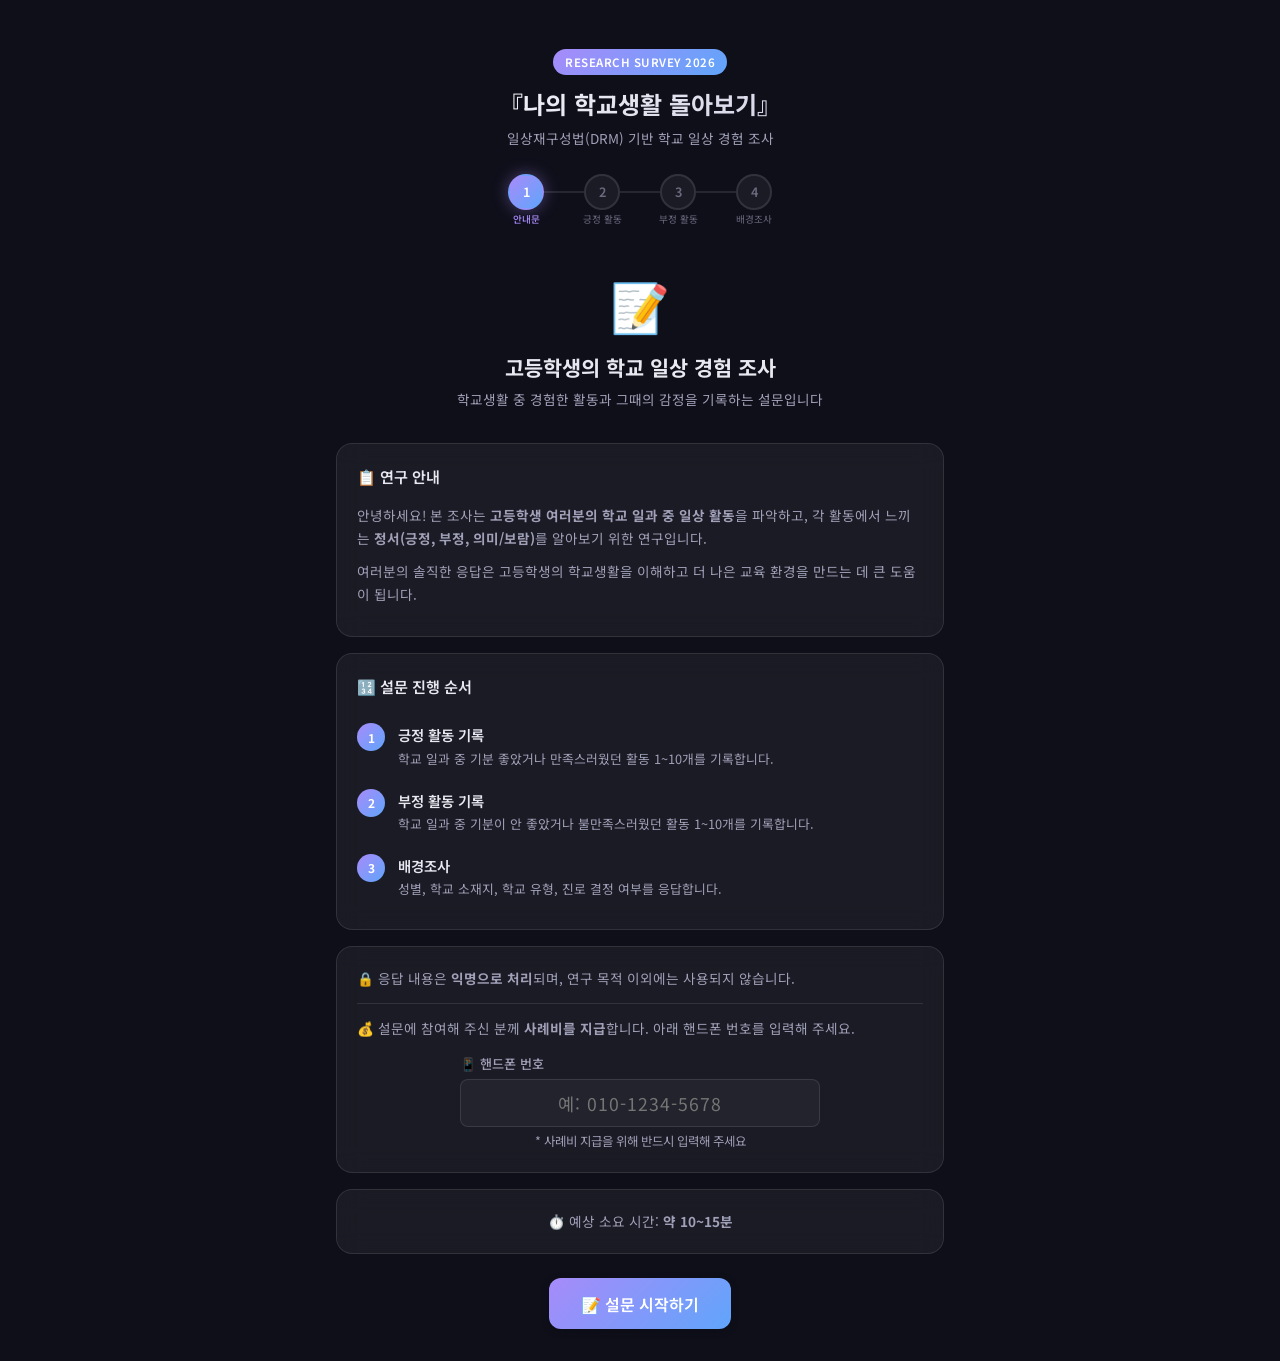
<file: index.html>
<!DOCTYPE html>
<html lang="ko">

<head>
  <meta charset="UTF-8" />
  <meta name="viewport" content="width=device-width, initial-scale=1.0" />
  <title>DRM2 설문 — 고등학생의 학교 일상 경험 조사</title>
  <meta name="description" content="일상재구성법(DRM)을 활용하여 고등학생의 학교 일과 중 일상 활동과 정서를 파악하는 연구 설문입니다." />
  <link rel="stylesheet" href="css/style.css" />
  <script src="js/config.js"></script>
</head>

<body>

  <div class="app-container">

    <!-- ===== HEADER ===== -->
    <header class="app-header">
      <span class="app-header__badge">Research Survey 2026</span>
      <h1 class="app-header__title">『나의 학교생활 돌아보기』</h1>
      <p class="app-header__subtitle">
        일상재구성법(DRM) 기반 학교 일상 경험 조사
      </p>
    </header>

    <!-- ===== PROGRESS BAR ===== -->
    <nav class="progress-bar" id="progressBar">
      <div class="progress-step active" data-step="1">
        <div class="progress-step__circle">1
          <span class="progress-step__label">안내문</span>
        </div>
      </div>
      <div class="progress-step" data-step="1-2">
        <div class="progress-step__line"></div>
      </div>
      <div class="progress-step" data-step="2">
        <div class="progress-step__circle">2
          <span class="progress-step__label">긍정 활동</span>
        </div>
      </div>
      <div class="progress-step" data-step="2-3">
        <div class="progress-step__line"></div>
      </div>
      <div class="progress-step" data-step="3">
        <div class="progress-step__circle">3
          <span class="progress-step__label">부정 활동</span>
        </div>
      </div>
      <div class="progress-step" data-step="3-4">
        <div class="progress-step__line"></div>
      </div>
      <div class="progress-step" data-step="4">
        <div class="progress-step__circle">4
          <span class="progress-step__label">배경조사</span>
        </div>
      </div>
    </nav>

    <!-- ============================================================
       PAGE 1: 안내문 (Intro)
       ============================================================ -->
    <section class="part-section active" id="pageIntro">

      <div class="intro-hero">
        <div class="intro-hero__icon">📝</div>
        <h2 class="intro-hero__title">고등학생의 학교 일상 경험 조사</h2>
        <p class="intro-hero__subtitle">학교생활 중 경험한 활동과 그때의 감정을 기록하는 설문입니다</p>
      </div>

      <!-- 연구 안내 -->
      <div class="glass-card intro-card">
        <h3 class="intro-card__heading">📋 연구 안내</h3>
        <p class="intro-card__text" style="font-size:0.85rem; margin-bottom: 0.6rem;">
          안녕하세요! 본 조사는 <strong>고등학생 여러분의 학교 일과 중 일상 활동</strong>을 파악하고,
          각 활동에서 느끼는 <strong>정서(긍정, 부정, 의미/보람)</strong>를 알아보기 위한 연구입니다.
        </p>
        <p class="intro-card__text" style="font-size:0.85rem; margin-bottom: 0.6rem;">
          여러분의 솔직한 응답은 고등학생의 학교생활을 이해하고 더 나은 교육 환경을 만드는 데 큰 도움이 됩니다.
        </p>
      </div>

      <!-- 설문 진행 순서 -->
      <div class="glass-card intro-card">
        <h3 class="intro-card__heading">🔢 설문 진행 순서</h3>
        <div class="intro-step">
          <div class="intro-step__number">1</div>
          <div class="intro-step__content">
            <div class="intro-step__title">긍정 활동 기록</div>
            <p class="intro-step__desc">학교 일과 중 기분 좋았거나 만족스러웠던 활동 1~10개를 기록합니다.</p>
          </div>
        </div>
        <div class="intro-step">
          <div class="intro-step__number">2</div>
          <div class="intro-step__content">
            <div class="intro-step__title">부정 활동 기록</div>
            <p class="intro-step__desc">학교 일과 중 기분이 안 좋았거나 불만족스러웠던 활동 1~10개를 기록합니다.</p>
          </div>
        </div>
        <div class="intro-step">
          <div class="intro-step__number">3</div>
          <div class="intro-step__content">
            <div class="intro-step__title">배경조사</div>
            <p class="intro-step__desc">성별, 학교 소재지, 학교 유형, 진로 결정 여부를 응답합니다.</p>
          </div>
        </div>
      </div>

      <!-- 개인정보 & 사례비 -->
      <div class="glass-card intro-card">
        <p class="intro-card__text" style="font-size:0.85rem;">
          🔒 응답 내용은 <strong>익명으로 처리</strong>되며, 연구 목적 이외에는 사용되지 않습니다.
        </p>
        <hr style="border:none; border-top:1px solid rgba(255,255,255,0.1); margin:0.8rem 0;">
        <p class="intro-card__text" style="font-size:0.85rem;">
          💰 설문에 참여해 주신 분께 <strong>사례비를 지급</strong>합니다. 아래 핸드폰 번호를 입력해 주세요.
        </p>
        <div class="form-group" style="max-width: 360px; margin: 0.8rem auto 0;">
          <label class="form-label" for="phoneNumber">📱 핸드폰 번호</label>
          <input type="tel" class="form-input" id="phoneNumber" placeholder="예: 010-1234-5678"
            pattern="[0-9]{2,3}-[0-9]{3,4}-[0-9]{4}" required
            style="text-align: center; font-size: 1.1rem; letter-spacing: 1px;" />
          <p style="font-size:0.78rem; color:var(--text-secondary); margin-top:0.3rem; text-align:center;">* 사례비 지급을
            위해 반드시 입력해 주세요</p>
        </div>
      </div>

      <!-- 소요 시간 -->
      <div class="glass-card intro-card">
        <p class="intro-card__text" style="font-size:0.85rem; text-align:center;">
          ⏱️ 예상 소요 시간: <strong>약 10~15분</strong>
        </p>
      </div>

      <div class="nav-buttons" style="justify-content:center;">
        <button class="btn btn-primary btn-start-survey" id="startSurveyBtn" type="button">
          📝 설문 시작하기
        </button>
      </div>

    </section>

    <!-- ============================================================
       PAGE 2: 긍정 활동 기록
       ============================================================ -->
    <section class="part-section" id="pagePositive">
      <div class="section-badge section-badge--positive">😊 긍정 활동</div>
      <h2 class="part-title">기분 좋았거나 만족스러웠던 활동</h2>
      <p class="part-description">
        학교 일과 중 <strong>기분이 좋았거나 의미있었던(만족스러웠던) 활동</strong>을 떠올려 주세요.<br>
        <strong>최소 1개, 최대 10개</strong>까지 기록할 수 있습니다.
      </p>

      <div class="activity-count" id="positiveCount">
        <span>✅</span> <span id="positiveCountText">활동 0개</span> <span style="color:var(--text-muted); font-size:0.72rem;">(최소 1개)</span>
      </div>

      <div id="positiveList">
        <!-- Dynamically added -->
      </div>

      <button class="add-activity-btn" id="addPositiveBtn" type="button">
        ＋ 긍정 활동 추가
      </button>

      <div class="nav-buttons">
        <button class="btn btn-secondary" id="backToIntroBtn" type="button">
          ← 이전
        </button>
        <button class="btn btn-primary" id="toNegativeBtn" type="button">
          다음: 부정 활동 →
        </button>
      </div>
    </section>

    <!-- ============================================================
       PAGE 3: 부정 활동 기록
       ============================================================ -->
    <section class="part-section" id="pageNegative">
      <div class="section-badge section-badge--negative">😞 부정 활동</div>
      <h2 class="part-title">기분이 안 좋았거나 불만족스러웠던 활동</h2>
      <p class="part-description">
        학교 일과 중 <strong>기분이 안 좋았거나 의미 없었던(불만족스러웠던) 활동</strong>을 떠올려 주세요.<br>
        <strong>최소 1개, 최대 10개</strong>까지 기록할 수 있습니다.
      </p>

      <div class="activity-count" id="negativeCount">
        <span>✅</span> <span id="negativeCountText">활동 0개</span> <span style="color:var(--text-muted); font-size:0.72rem;">(최소 1개)</span>
      </div>

      <div id="negativeList">
        <!-- Dynamically added -->
      </div>

      <button class="add-activity-btn" id="addNegativeBtn" type="button">
        ＋ 부정 활동 추가
      </button>

      <!-- 배경조사 이미 응답 안내 -->
      <div class="glass-card" style="margin-top:1rem; padding:0.8rem 1rem; border-left:3px solid var(--accent); font-size:0.82rem; color:var(--text-secondary);">
        💡 <strong>배경조사(성별·소재지·진로)</strong>에 이미 응답하신 경우, 아래 <strong>"설문 제출"</strong> 버튼을 눌러 바로 제출해 주세요.
      </div>

      <div class="nav-buttons" style="flex-wrap: wrap; gap: 0.5rem;">
        <button class="btn btn-secondary" id="backToPositiveBtn" type="button">
          ← 이전
        </button>
        <button class="btn btn-primary" id="submitFromNegativeBtn" type="button" style="background: linear-gradient(135deg, #10b981, #059669);">
          ✅ 설문 제출
        </button>
        <button class="btn btn-primary" id="toDemoBtn" type="button">
          다음: 배경조사 →
        </button>
      </div>
    </section>

    <!-- ============================================================
       PAGE 4: 배경조사 (Demographics)
       ============================================================ -->
    <section class="part-section" id="pageDemo">
      <div class="section-badge section-badge--info">📊 배경조사</div>
      <h2 class="part-title">배경 정보</h2>
      <p class="part-description">
        마지막으로 간단한 배경 정보를 입력해 주세요.
      </p>

      <!-- 성별 -->
      <div class="glass-card demo-card">
        <div class="form-group">
          <label class="form-label">성별</label>
          <div class="radio-group" id="genderGroup">
            <label class="radio-option"><input type="radio" name="gender" value="남"><span>남</span></label>
            <label class="radio-option"><input type="radio" name="gender" value="여"><span>여</span></label>
          </div>
        </div>
      </div>

      <!-- 학교 소재지 -->
      <div class="glass-card demo-card">
        <div class="form-group">
          <label class="form-label" for="schoolLocation">학교 소재지</label>
          <select class="form-select" id="schoolLocation">
            <option value="">선택해 주세요</option>
            <option value="서울">서울</option>
            <option value="부산">부산</option>
            <option value="대구">대구</option>
            <option value="인천">인천</option>
            <option value="광주">광주</option>
            <option value="대전">대전</option>
            <option value="울산">울산</option>
            <option value="세종">세종</option>
            <option value="경기">경기</option>
            <option value="강원">강원</option>
            <option value="충북">충북</option>
            <option value="충남">충남</option>
            <option value="전북">전북</option>
            <option value="전남">전남</option>
            <option value="경북">경북</option>
            <option value="경남">경남</option>
            <option value="제주">제주</option>
          </select>
        </div>
      </div>

      <!-- 학교 유형 -->
      <div class="glass-card demo-card">
        <div class="form-group">
          <label class="form-label" for="schoolType">학교 유형</label>
          <select class="form-select" id="schoolType">
            <option value="">선택해 주세요</option>
            <option value="일반고">일반고</option>
            <option value="특성화고(농고, 공고, 과학기술고, 종고)">특성화고(농고, 공고, 과학기술고, 종고)</option>
            <option value="종합고">종합고</option>
            <option value="특목고">특목고</option>
            <option value="자율고">자율고</option>
            <option value="기타">기타</option>
          </select>
        </div>
      </div>

      <!-- 진로 결정 여부 -->
      <div class="glass-card demo-card">
        <div class="form-group">
          <label class="form-label">진로 결정 여부</label>
          <div class="radio-group" id="careerGroup">
            <label class="radio-option"><input type="radio" name="careerDecision" value="결정함"><span>결정함</span></label>
            <label class="radio-option"><input type="radio" name="careerDecision" value="고민 중"><span>고민 중</span></label>
            <label class="radio-option"><input type="radio" name="careerDecision" value="결정하지 않음"><span>결정하지 않음</span></label>
          </div>
        </div>
      </div>

      <div class="nav-buttons">
        <button class="btn btn-secondary" id="backToNegativeBtn" type="button">
          ← 이전
        </button>
        <button class="btn btn-primary" id="completeBtn" type="button">
          ✅ 설문 완료
        </button>
      </div>
    </section>

    <!-- ============================================================
       COMPLETION SCREEN
       ============================================================ -->
    <section class="part-section" id="completionScreen">
      <div class="completion-screen">
        <div class="completion-screen__icon">🎉</div>
        <h2 class="completion-screen__title">설문이 완료되었습니다!</h2>
        <p class="completion-screen__desc">
          소중한 응답에 감사드립니다.
        </p>
        <div id="submitStatus" class="submit-status">
          <div class="submit-status__spinner"></div>
          <span class="submit-status__text">응답을 제출하고 있습니다...</span>
        </div>
      </div>
    </section>

  </div><!-- /.app-container -->

  <!-- Toast -->
  <div class="toast" id="toast"></div>

  <script src="js/app.js"></script>
</body>

</html>
</file>
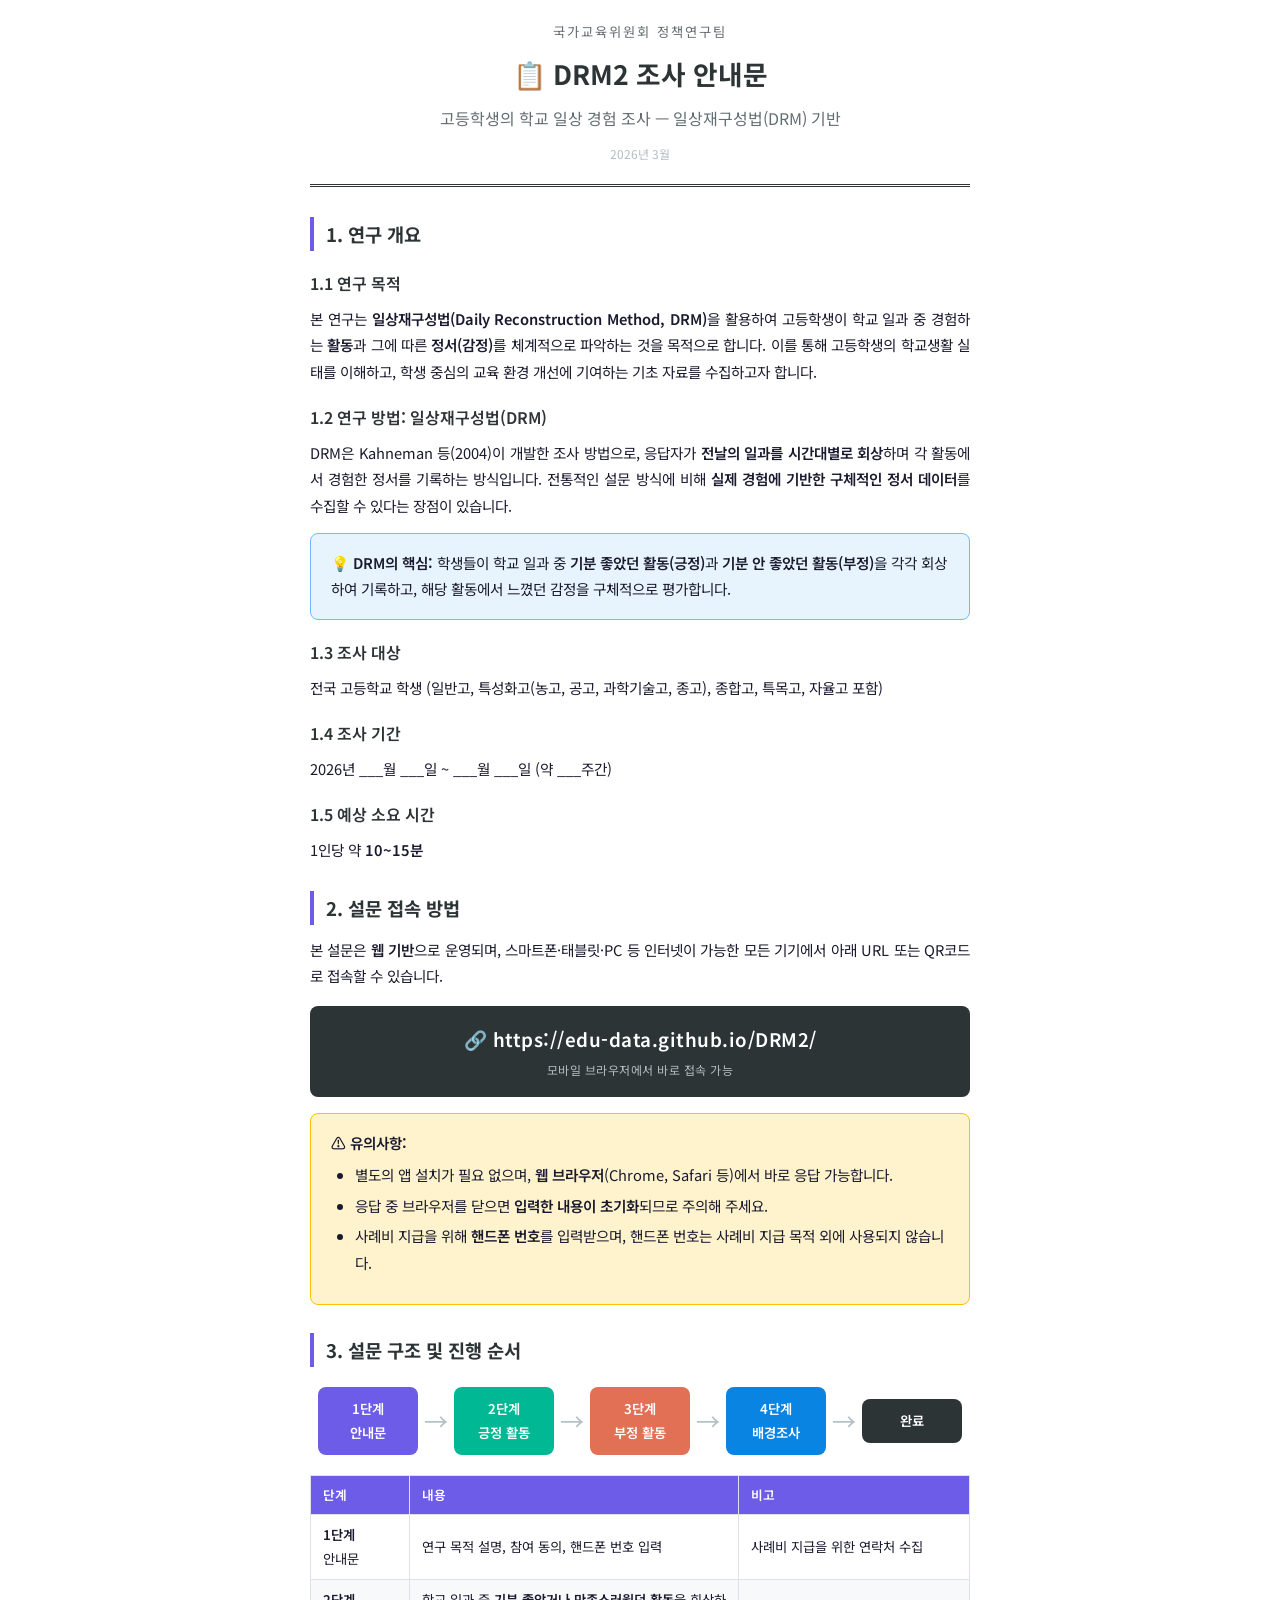
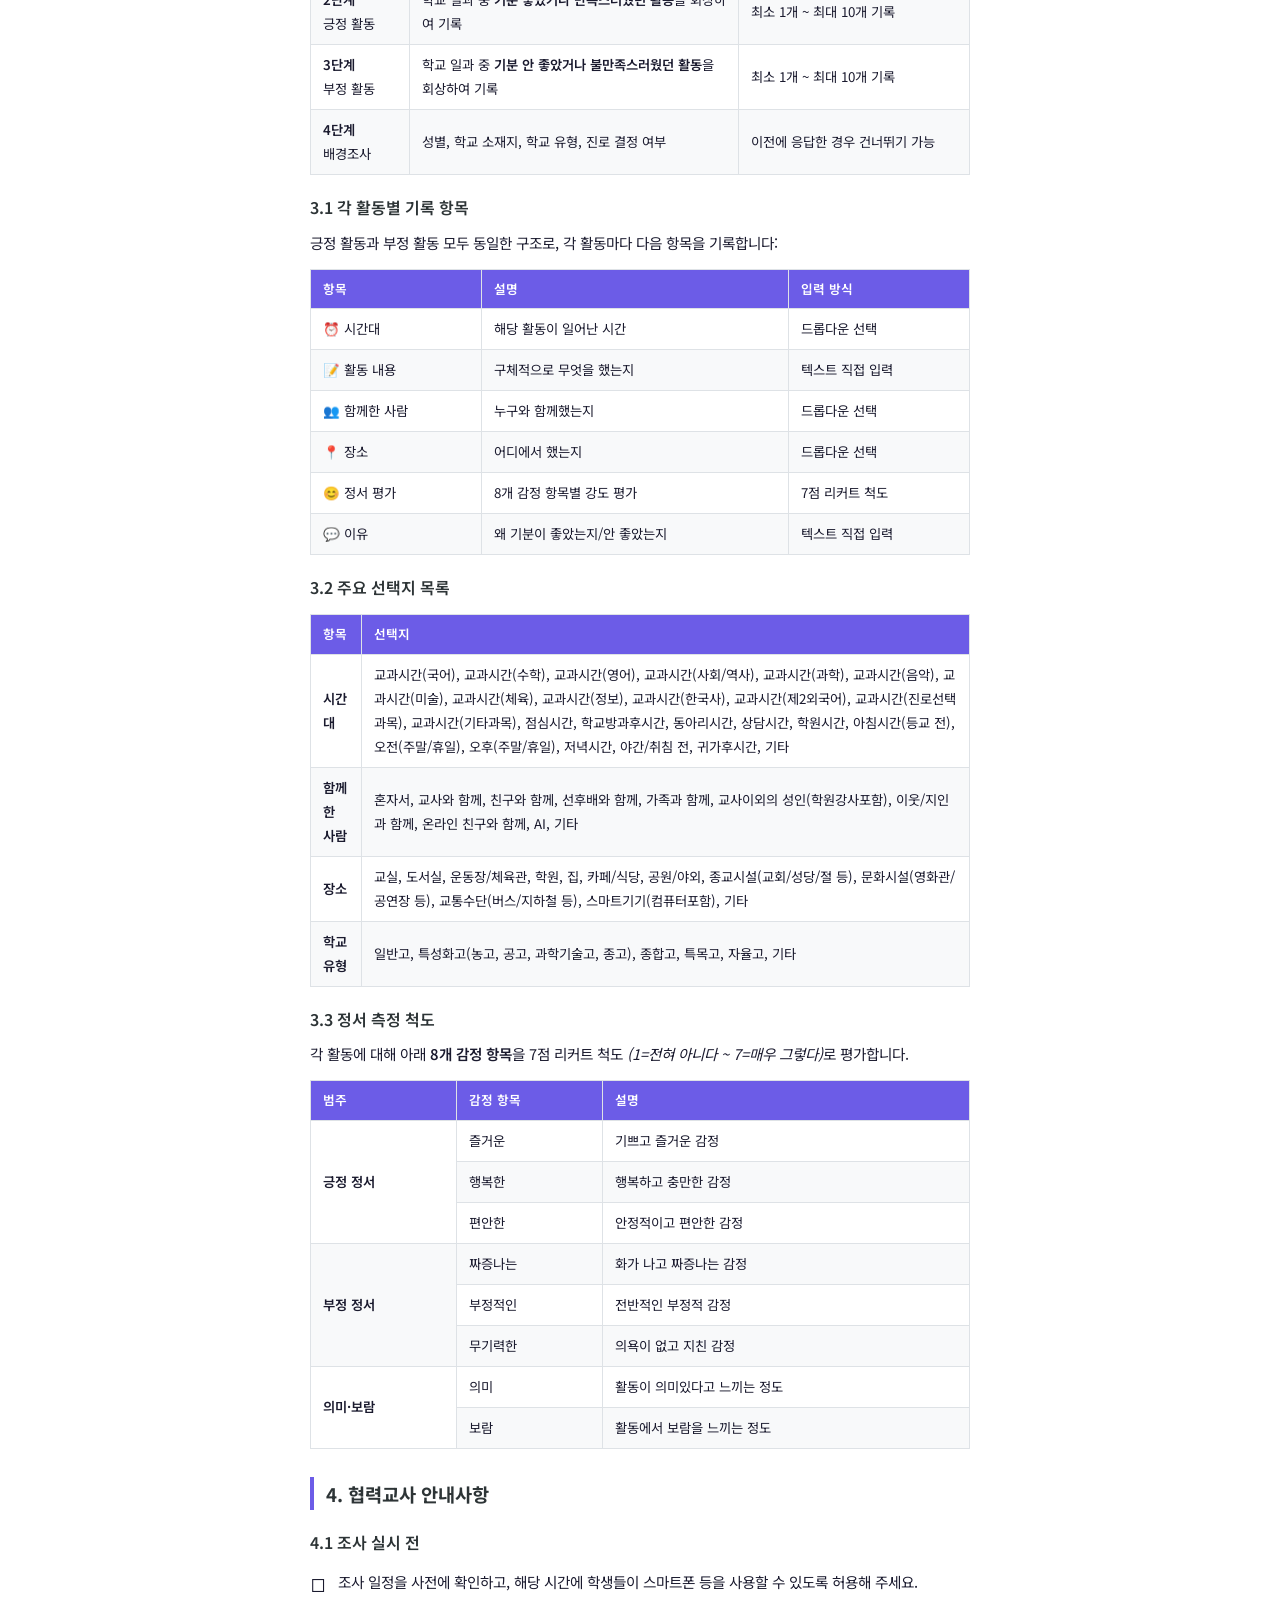
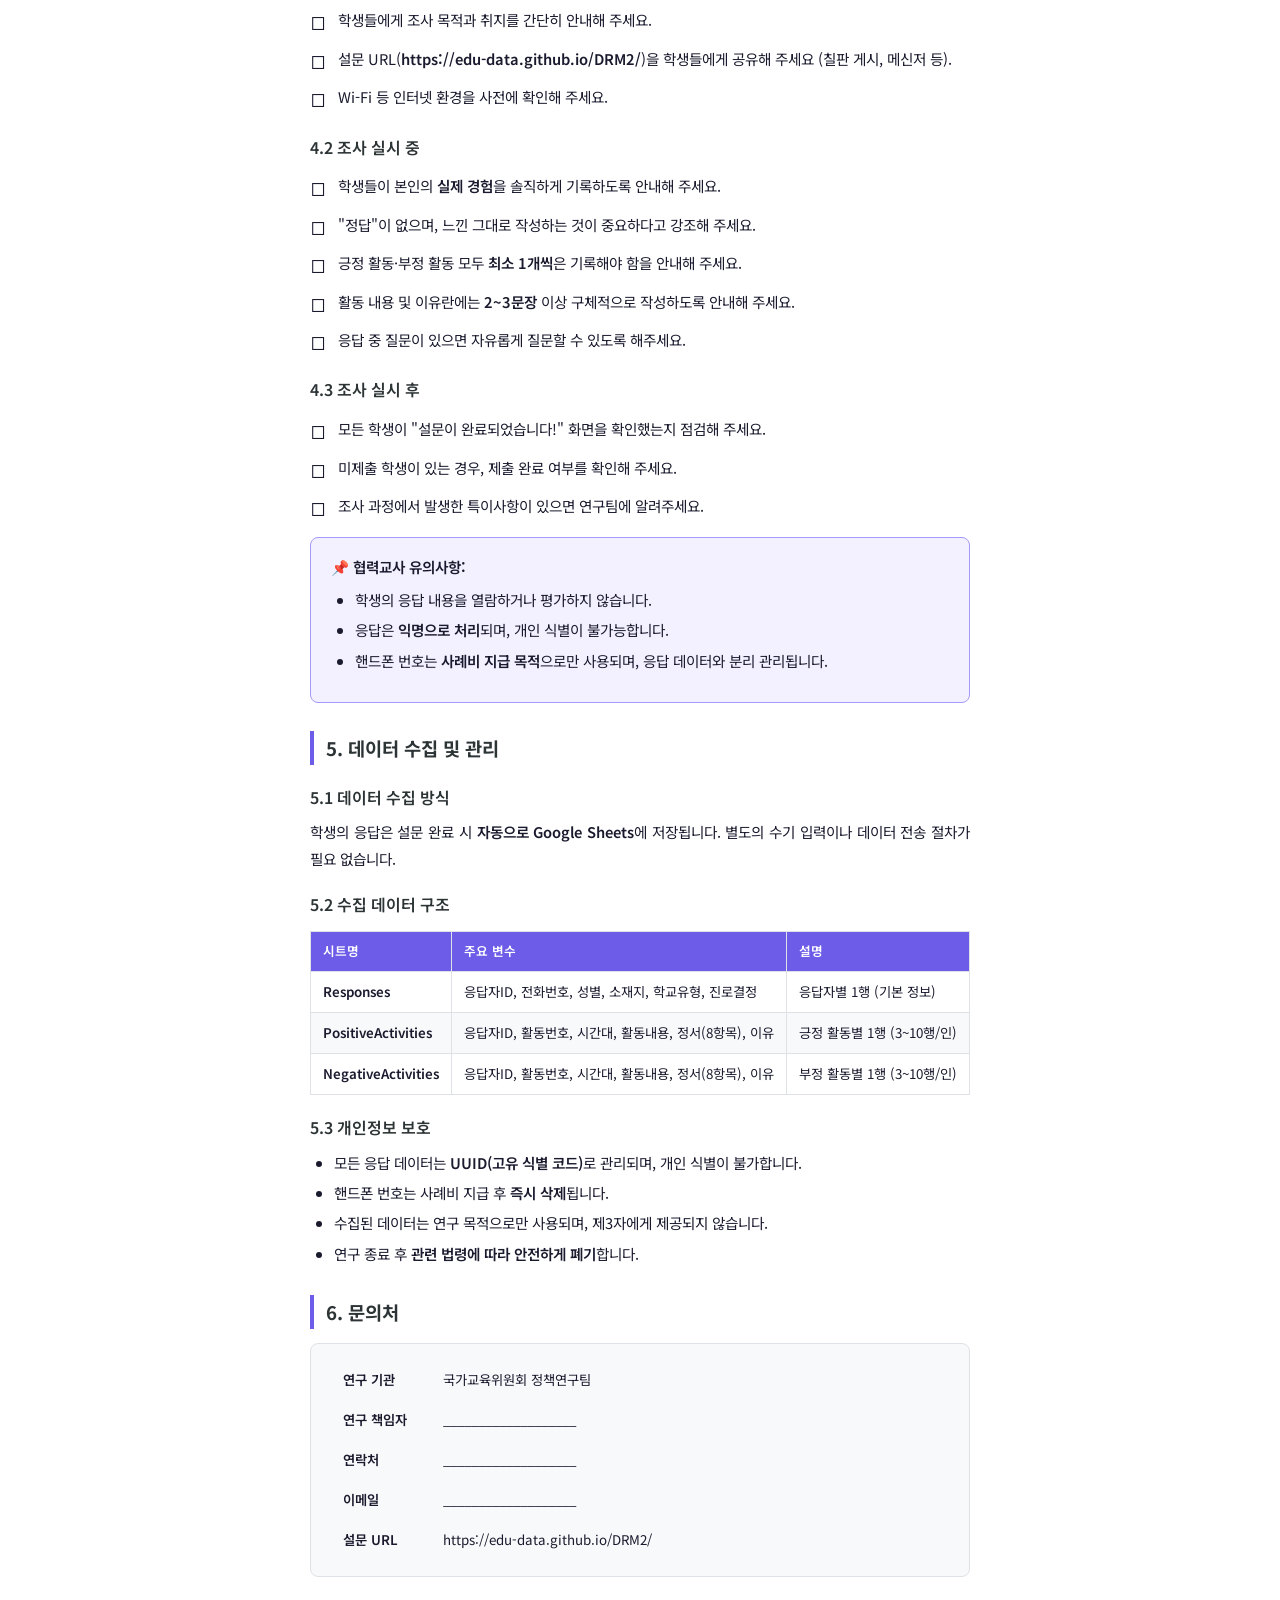
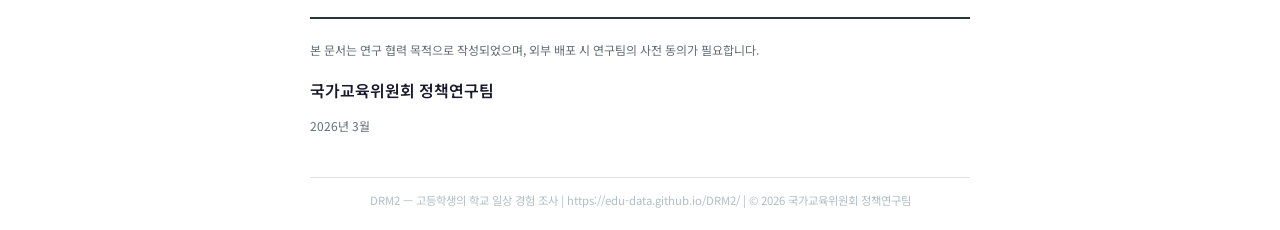
<file: docs/survey_guide.html>
<!DOCTYPE html>
<html lang="ko">
<head>
  <meta charset="UTF-8">
  <title>DRM2 조사 안내문 — 고등학생의 학교 일상 경험 조사</title>
  <style>
    @import url('https://fonts.googleapis.com/css2?family=Noto+Sans+KR:wght@300;400;500;600;700&display=swap');

    * { margin: 0; padding: 0; box-sizing: border-box; }

    body {
      font-family: 'Noto Sans KR', sans-serif;
      color: #1a1a2e;
      line-height: 1.8;
      font-size: 11pt;
      background: #fff;
    }

    @page {
      size: A4;
      margin: 20mm 18mm 20mm 18mm;
    }

    @media print {
      body { font-size: 10.5pt; }
      .page-break { page-break-before: always; }
      .no-print { display: none; }
    }

    .container {
      max-width: 700px;
      margin: 0 auto;
      padding: 20px;
    }

    /* 헤더 */
    .doc-header {
      text-align: center;
      border-bottom: 3px double #2d3436;
      padding-bottom: 20px;
      margin-bottom: 30px;
    }
    .doc-header .institution {
      font-size: 10pt;
      color: #636e72;
      letter-spacing: 2px;
      margin-bottom: 6px;
    }
    .doc-header h1 {
      font-size: 20pt;
      font-weight: 700;
      color: #2d3436;
      margin-bottom: 6px;
    }
    .doc-header .subtitle {
      font-size: 12pt;
      color: #636e72;
      font-weight: 400;
    }
    .doc-header .date {
      font-size: 9pt;
      color: #b2bec3;
      margin-top: 10px;
    }

    /* 섹션 */
    h2 {
      font-size: 14pt;
      font-weight: 700;
      color: #2d3436;
      border-left: 4px solid #6c5ce7;
      padding-left: 12px;
      margin-top: 28px;
      margin-bottom: 12px;
    }

    h3 {
      font-size: 12pt;
      font-weight: 600;
      color: #2d3436;
      margin-top: 18px;
      margin-bottom: 8px;
    }

    p { margin-bottom: 10px; text-align: justify; }

    /* 강조 박스 */
    .highlight-box {
      background: #f8f9fa;
      border: 1px solid #dee2e6;
      border-radius: 8px;
      padding: 16px 20px;
      margin: 14px 0;
    }
    .highlight-box.important {
      background: #fff3cd;
      border-color: #ffc107;
    }
    .highlight-box.info {
      background: #e8f4fd;
      border-color: #74b9ff;
    }
    .highlight-box.purple {
      background: #f3f0ff;
      border-color: #a29bfe;
    }

    /* URL 박스 */
    .url-box {
      background: #2d3436;
      color: #fff;
      border-radius: 8px;
      padding: 16px 24px;
      margin: 16px 0;
      text-align: center;
      font-size: 14pt;
      font-weight: 600;
      letter-spacing: 0.5px;
    }
    .url-box small {
      display: block;
      font-size: 9pt;
      color: #b2bec3;
      font-weight: 400;
      margin-top: 4px;
    }

    /* 표 */
    table {
      width: 100%;
      border-collapse: collapse;
      margin: 12px 0 16px;
      font-size: 10pt;
    }
    th, td {
      border: 1px solid #dee2e6;
      padding: 8px 12px;
      text-align: left;
    }
    th {
      background: #6c5ce7;
      color: #fff;
      font-weight: 600;
      font-size: 9.5pt;
    }
    tr:nth-child(even) { background: #f8f9fa; }

    /* 순서 목록 */
    ol, ul { margin: 8px 0 12px 24px; }
    li { margin-bottom: 4px; }

    /* 플로우 차트 */
    .flow-chart {
      display: flex;
      align-items: center;
      justify-content: center;
      gap: 0;
      margin: 20px 0;
      flex-wrap: wrap;
    }
    .flow-step {
      background: #6c5ce7;
      color: #fff;
      padding: 10px 18px;
      border-radius: 8px;
      font-weight: 600;
      font-size: 10pt;
      text-align: center;
      min-width: 100px;
    }
    .flow-step.green { background: #00b894; }
    .flow-step.orange { background: #e17055; }
    .flow-step.blue { background: #0984e3; }
    .flow-step.dark { background: #2d3436; }
    .flow-arrow {
      font-size: 18pt;
      color: #b2bec3;
      padding: 0 6px;
    }

    /* 체크리스트 */
    .checklist {
      list-style: none;
      margin-left: 0;
      padding: 0;
    }
    .checklist li {
      padding: 4px 0 4px 28px;
      position: relative;
    }
    .checklist li::before {
      content: '☐';
      position: absolute;
      left: 0;
      font-size: 13pt;
    }

    /* 서명 영역 */
    .signature-area {
      margin-top: 40px;
      border-top: 2px solid #2d3436;
      padding-top: 20px;
      text-align: center;
    }
    .signature-area .org {
      font-size: 12pt;
      font-weight: 600;
    }

    /* 푸터 */
    .doc-footer {
      margin-top: 40px;
      padding-top: 12px;
      border-top: 1px solid #dee2e6;
      font-size: 8.5pt;
      color: #b2bec3;
      text-align: center;
    }

    strong { font-weight: 600; }
    .text-center { text-align: center; }
    .text-muted { color: #636e72; font-size: 9pt; }
    .mt-1 { margin-top: 8px; }
    .mb-1 { margin-bottom: 8px; }
  </style>
</head>
<body>
  <div class="container">

    <!-- ===== 문서 헤더 ===== -->
    <div class="doc-header">
      <div class="institution">국가교육위원회 정책연구팀</div>
      <h1>📋 DRM2 조사 안내문</h1>
      <div class="subtitle">고등학생의 학교 일상 경험 조사 — 일상재구성법(DRM) 기반</div>
      <div class="date">2026년 3월</div>
    </div>

    <!-- ===== 1. 연구 개요 ===== -->
    <h2>1. 연구 개요</h2>

    <h3>1.1 연구 목적</h3>
    <p>
      본 연구는 <strong>일상재구성법(Daily Reconstruction Method, DRM)</strong>을 활용하여
      고등학생이 학교 일과 중 경험하는 <strong>활동</strong>과 그에 따른 <strong>정서(감정)</strong>를
      체계적으로 파악하는 것을 목적으로 합니다. 이를 통해 고등학생의 학교생활 실태를 이해하고,
      학생 중심의 교육 환경 개선에 기여하는 기초 자료를 수집하고자 합니다.
    </p>

    <h3>1.2 연구 방법: 일상재구성법(DRM)</h3>
    <p>
      DRM은 Kahneman 등(2004)이 개발한 조사 방법으로, 응답자가 <strong>전날의 일과를 시간대별로 회상</strong>하며
      각 활동에서 경험한 정서를 기록하는 방식입니다. 전통적인 설문 방식에 비해 <strong>실제 경험에 기반한
      구체적인 정서 데이터</strong>를 수집할 수 있다는 장점이 있습니다.
    </p>

    <div class="highlight-box info">
      <strong>💡 DRM의 핵심:</strong> 학생들이 학교 일과 중 
      <strong>기분 좋았던 활동(긍정)</strong>과 <strong>기분 안 좋았던 활동(부정)</strong>을 각각 회상하여 기록하고,
      해당 활동에서 느꼈던 감정을 구체적으로 평가합니다.
    </div>

    <h3>1.3 조사 대상</h3>
    <p>
      전국 고등학교 학생 (일반고, 특성화고(농고, 공고, 과학기술고, 종고), 종합고, 특목고, 자율고 포함)
    </p>

    <h3>1.4 조사 기간</h3>
    <p>
      2026년 ___월 ___일 ~ ___월 ___일 (약 ___주간)
    </p>

    <h3>1.5 예상 소요 시간</h3>
    <p>
      1인당 약 <strong>10~15분</strong>
    </p>


    <!-- ===== 2. 설문 접속 방법 ===== -->
    <h2>2. 설문 접속 방법</h2>

    <p>
      본 설문은 <strong>웹 기반</strong>으로 운영되며, 스마트폰·태블릿·PC 등 인터넷이 가능한 모든 기기에서
      아래 URL 또는 QR코드로 접속할 수 있습니다.
    </p>

    <div class="url-box">
      🔗 https://edu-data.github.io/DRM2/
      <small>모바일 브라우저에서 바로 접속 가능</small>
    </div>

    <div class="highlight-box important">
      <strong>⚠️ 유의사항:</strong>
      <ul style="margin-top:6px;">
        <li>별도의 앱 설치가 필요 없으며, <strong>웹 브라우저</strong>(Chrome, Safari 등)에서 바로 응답 가능합니다.</li>
        <li>응답 중 브라우저를 닫으면 <strong>입력한 내용이 초기화</strong>되므로 주의해 주세요.</li>
        <li>사례비 지급을 위해 <strong>핸드폰 번호</strong>를 입력받으며, 핸드폰 번호는 사례비 지급 목적 외에 사용되지 않습니다.</li>
      </ul>
    </div>


    <!-- ===== 3. 설문 구조 ===== -->
    <div class="page-break"></div>
    <h2>3. 설문 구조 및 진행 순서</h2>

    <div class="flow-chart">
      <div class="flow-step">1단계<br>안내문</div>
      <div class="flow-arrow">→</div>
      <div class="flow-step green">2단계<br>긍정 활동</div>
      <div class="flow-arrow">→</div>
      <div class="flow-step orange">3단계<br>부정 활동</div>
      <div class="flow-arrow">→</div>
      <div class="flow-step blue">4단계<br>배경조사</div>
      <div class="flow-arrow">→</div>
      <div class="flow-step dark">완료</div>
    </div>

    <table>
      <thead>
        <tr>
          <th style="width:15%">단계</th>
          <th style="width:50%">내용</th>
          <th style="width:35%">비고</th>
        </tr>
      </thead>
      <tbody>
        <tr>
          <td><strong>1단계</strong><br>안내문</td>
          <td>연구 목적 설명, 참여 동의, 핸드폰 번호 입력</td>
          <td>사례비 지급을 위한 연락처 수집</td>
        </tr>
        <tr>
          <td><strong>2단계</strong><br>긍정 활동</td>
          <td>학교 일과 중 <strong>기분 좋았거나 만족스러웠던 활동</strong>을 회상하여 기록</td>
          <td>최소 1개 ~ 최대 10개 기록</td>
        </tr>
        <tr>
          <td><strong>3단계</strong><br>부정 활동</td>
          <td>학교 일과 중 <strong>기분 안 좋았거나 불만족스러웠던 활동</strong>을 회상하여 기록</td>
          <td>최소 1개 ~ 최대 10개 기록</td>
        </tr>
        <tr>
          <td><strong>4단계</strong><br>배경조사</td>
          <td>성별, 학교 소재지, 학교 유형, 진로 결정 여부</td>
          <td>이전에 응답한 경우 건너뛰기 가능</td>
        </tr>
      </tbody>
    </table>


    <!-- ===== 3.1 활동 기록 항목 ===== -->
    <h3>3.1 각 활동별 기록 항목</h3>
    <p>긍정 활동과 부정 활동 모두 동일한 구조로, 각 활동마다 다음 항목을 기록합니다:</p>

    <table>
      <thead>
        <tr>
          <th>항목</th>
          <th>설명</th>
          <th>입력 방식</th>
        </tr>
      </thead>
      <tbody>
        <tr><td>⏰ 시간대</td><td>해당 활동이 일어난 시간</td><td>드롭다운 선택</td></tr>
        <tr><td>📝 활동 내용</td><td>구체적으로 무엇을 했는지</td><td>텍스트 직접 입력</td></tr>
        <tr><td>👥 함께한 사람</td><td>누구와 함께했는지</td><td>드롭다운 선택</td></tr>
        <tr><td>📍 장소</td><td>어디에서 했는지</td><td>드롭다운 선택</td></tr>
        <tr><td>😊 정서 평가</td><td>8개 감정 항목별 강도 평가</td><td>7점 리커트 척도</td></tr>
        <tr><td>💬 이유</td><td>왜 기분이 좋았는지/안 좋았는지</td><td>텍스트 직접 입력</td></tr>
      </tbody>
    </table>


    <!-- ===== 3.2 선택지 목록 ===== -->
    <h3>3.2 주요 선택지 목록</h3>

    <table>
      <thead><tr><th>항목</th><th>선택지</th></tr></thead>
      <tbody>
        <tr>
          <td><strong>시간대</strong></td>
          <td>교과시간(국어), 교과시간(수학), 교과시간(영어), 교과시간(사회/역사), 교과시간(과학), 교과시간(음악), 교과시간(미술), 교과시간(체육), 교과시간(정보), 교과시간(한국사), 교과시간(제2외국어), 교과시간(진로선택과목), 교과시간(기타과목), 점심시간, 학교방과후시간, 동아리시간, 상담시간, 학원시간, 아침시간(등교 전), 오전(주말/휴일), 오후(주말/휴일), 저녁시간, 야간/취침 전, 귀가후시간, 기타</td>
        </tr>
        <tr>
          <td><strong>함께한 사람</strong></td>
          <td>혼자서, 교사와 함께, 친구와 함께, 선후배와 함께, 가족과 함께, 교사이외의 성인(학원강사포함), 이웃/지인과 함께, 온라인 친구와 함께, AI, 기타</td>
        </tr>
        <tr>
          <td><strong>장소</strong></td>
          <td>교실, 도서실, 운동장/체육관, 학원, 집, 카페/식당, 공원/야외, 종교시설(교회/성당/절 등), 문화시설(영화관/공연장 등), 교통수단(버스/지하철 등), 스마트기기(컴퓨터포함), 기타</td>
        </tr>
        <tr>
          <td><strong>학교 유형</strong></td>
          <td>일반고, 특성화고(농고, 공고, 과학기술고, 종고), 종합고, 특목고, 자율고, 기타</td>
        </tr>
      </tbody>
    </table>


    <!-- ===== 3.3 정서 측정 ===== -->
    <h3>3.3 정서 측정 척도</h3>
    <p>
      각 활동에 대해 아래 <strong>8개 감정 항목</strong>을 7점 리커트 척도
      <em>(1=전혀 아니다 ~ 7=매우 그렇다)</em>로 평가합니다.
    </p>

    <table>
      <thead>
        <tr>
          <th>범주</th>
          <th>감정 항목</th>
          <th>설명</th>
        </tr>
      </thead>
      <tbody>
        <tr><td rowspan="3"><strong>긍정 정서</strong></td><td>즐거운</td><td>기쁘고 즐거운 감정</td></tr>
        <tr><td>행복한</td><td>행복하고 충만한 감정</td></tr>
        <tr><td>편안한</td><td>안정적이고 편안한 감정</td></tr>
        <tr><td rowspan="3"><strong>부정 정서</strong></td><td>짜증나는</td><td>화가 나고 짜증나는 감정</td></tr>
        <tr><td>부정적인</td><td>전반적인 부정적 감정</td></tr>
        <tr><td>무기력한</td><td>의욕이 없고 지친 감정</td></tr>
        <tr><td rowspan="2"><strong>의미·보람</strong></td><td>의미</td><td>활동이 의미있다고 느끼는 정도</td></tr>
        <tr><td>보람</td><td>활동에서 보람을 느끼는 정도</td></tr>
      </tbody>
    </table>


    <!-- ===== 4. 협력교사 역할 ===== -->
    <div class="page-break"></div>
    <h2>4. 협력교사 안내사항</h2>

    <h3>4.1 조사 실시 전</h3>
    <ul class="checklist">
      <li>조사 일정을 사전에 확인하고, 해당 시간에 학생들이 스마트폰 등을 사용할 수 있도록 허용해 주세요.</li>
      <li>학생들에게 조사 목적과 취지를 간단히 안내해 주세요.</li>
      <li>설문 URL(<strong>https://edu-data.github.io/DRM2/</strong>)을 학생들에게 공유해 주세요 (칠판 게시, 메신저 등).</li>
      <li>Wi-Fi 등 인터넷 환경을 사전에 확인해 주세요.</li>
    </ul>

    <h3>4.2 조사 실시 중</h3>
    <ul class="checklist">
      <li>학생들이 본인의 <strong>실제 경험</strong>을 솔직하게 기록하도록 안내해 주세요.</li>
      <li>"정답"이 없으며, 느낀 그대로 작성하는 것이 중요하다고 강조해 주세요.</li>
      <li>긍정 활동·부정 활동 모두 <strong>최소 1개씩</strong>은 기록해야 함을 안내해 주세요.</li>
      <li>활동 내용 및 이유란에는 <strong>2~3문장</strong> 이상 구체적으로 작성하도록 안내해 주세요.</li>
      <li>응답 중 질문이 있으면 자유롭게 질문할 수 있도록 해주세요.</li>
    </ul>

    <h3>4.3 조사 실시 후</h3>
    <ul class="checklist">
      <li>모든 학생이 "설문이 완료되었습니다!" 화면을 확인했는지 점검해 주세요.</li>
      <li>미제출 학생이 있는 경우, 제출 완료 여부를 확인해 주세요.</li>
      <li>조사 과정에서 발생한 특이사항이 있으면 연구팀에 알려주세요.</li>
    </ul>

    <div class="highlight-box purple">
      <strong>📌 협력교사 유의사항:</strong>
      <ul style="margin-top:6px;">
        <li>학생의 응답 내용을 열람하거나 평가하지 않습니다.</li>
        <li>응답은 <strong>익명으로 처리</strong>되며, 개인 식별이 불가능합니다.</li>
        <li>핸드폰 번호는 <strong>사례비 지급 목적</strong>으로만 사용되며, 응답 데이터와 분리 관리됩니다.</li>
      </ul>
    </div>


    <!-- ===== 5. 데이터 수집 및 관리 ===== -->
    <h2>5. 데이터 수집 및 관리</h2>

    <h3>5.1 데이터 수집 방식</h3>
    <p>
      학생의 응답은 설문 완료 시 <strong>자동으로 Google Sheets</strong>에 저장됩니다.
      별도의 수기 입력이나 데이터 전송 절차가 필요 없습니다.
    </p>

    <h3>5.2 수집 데이터 구조</h3>
    <table>
      <thead><tr><th>시트명</th><th>주요 변수</th><th>설명</th></tr></thead>
      <tbody>
        <tr>
          <td><strong>Responses</strong></td>
          <td>응답자ID, 전화번호, 성별, 소재지, 학교유형, 진로결정</td>
          <td>응답자별 1행 (기본 정보)</td>
        </tr>
        <tr>
          <td><strong>PositiveActivities</strong></td>
          <td>응답자ID, 활동번호, 시간대, 활동내용, 정서(8항목), 이유</td>
          <td>긍정 활동별 1행 (3~10행/인)</td>
        </tr>
        <tr>
          <td><strong>NegativeActivities</strong></td>
          <td>응답자ID, 활동번호, 시간대, 활동내용, 정서(8항목), 이유</td>
          <td>부정 활동별 1행 (3~10행/인)</td>
        </tr>
      </tbody>
    </table>

    <h3>5.3 개인정보 보호</h3>
    <ul>
      <li>모든 응답 데이터는 <strong>UUID(고유 식별 코드)</strong>로 관리되며, 개인 식별이 불가합니다.</li>
      <li>핸드폰 번호는 사례비 지급 후 <strong>즉시 삭제</strong>됩니다.</li>
      <li>수집된 데이터는 연구 목적으로만 사용되며, 제3자에게 제공되지 않습니다.</li>
      <li>연구 종료 후 <strong>관련 법령에 따라 안전하게 폐기</strong>합니다.</li>
    </ul>


    <!-- ===== 6. 문의처 ===== -->
    <h2>6. 문의처</h2>

    <div class="highlight-box">
      <table style="border:none; margin:0;">
        <tbody>
          <tr style="background:transparent;"><td style="border:none; width:100px;"><strong>연구 기관</strong></td><td style="border:none;">국가교육위원회 정책연구팀</td></tr>
          <tr style="background:transparent;"><td style="border:none;"><strong>연구 책임자</strong></td><td style="border:none;">___________________</td></tr>
          <tr style="background:transparent;"><td style="border:none;"><strong>연락처</strong></td><td style="border:none;">___________________</td></tr>
          <tr style="background:transparent;"><td style="border:none;"><strong>이메일</strong></td><td style="border:none;">___________________</td></tr>
          <tr style="background:transparent;"><td style="border:none;"><strong>설문 URL</strong></td><td style="border:none;">https://edu-data.github.io/DRM2/</td></tr>
        </tbody>
      </table>
    </div>


    <!-- ===== 서명 영역 ===== -->
    <div class="signature-area">
      <p class="text-muted">본 문서는 연구 협력 목적으로 작성되었으며, 외부 배포 시 연구팀의 사전 동의가 필요합니다.</p>
      <p class="org" style="margin-top:16px;">국가교육위원회 정책연구팀</p>
      <p class="text-muted">2026년 3월</p>
    </div>

    <div class="doc-footer">
      DRM2 — 고등학생의 학교 일상 경험 조사 | https://edu-data.github.io/DRM2/ | © 2026 국가교육위원회 정책연구팀
    </div>

  </div>
</body>
</html>
</file>
<file: css/style.css>
/* =========================================================================
   DRM2 Survey — Style Sheet
   한국 고등학생 일상생활 활동 및 정서 조사
   ========================================================================= */

/* --- Reset & Base --- */
@import url('https://fonts.googleapis.com/css2?family=Noto+Sans+KR:wght@300;400;500;600;700&display=swap');

*,
*::before,
*::after {
  box-sizing: border-box;
  margin: 0;
  padding: 0;
}

:root {
  --bg-primary: #0f0f1a;
  --bg-secondary: #1a1a2e;
  --bg-card: rgba(255, 255, 255, 0.05);
  --bg-card-hover: rgba(255, 255, 255, 0.08);
  --border-glass: rgba(255, 255, 255, 0.1);
  --text-primary: #e8e8f0;
  --text-secondary: #a0a0b8;
  --text-muted: #6b6b80;
  --accent-positive: #4ade80;
  --accent-positive-bg: rgba(74, 222, 128, 0.1);
  --accent-positive-border: rgba(74, 222, 128, 0.3);
  --accent-negative: #f87171;
  --accent-negative-bg: rgba(248, 113, 113, 0.1);
  --accent-negative-border: rgba(248, 113, 113, 0.3);
  --accent-blue: #60a5fa;
  --accent-blue-bg: rgba(96, 165, 250, 0.1);
  --accent-purple: #a78bfa;
  --accent-purple-bg: rgba(167, 139, 250, 0.1);
  --accent-amber: #fbbf24;
  --radius-sm: 8px;
  --radius-md: 12px;
  --radius-lg: 16px;
  --radius-xl: 20px;
  --shadow-sm: 0 2px 8px rgba(0, 0, 0, 0.2);
  --shadow-md: 0 4px 16px rgba(0, 0, 0, 0.3);
  --shadow-lg: 0 8px 32px rgba(0, 0, 0, 0.4);
  --transition: 0.3s cubic-bezier(0.4, 0, 0.2, 1);
}

html {
  font-size: 16px;
  scroll-behavior: smooth;
}

body {
  font-family: 'Noto Sans KR', -apple-system, BlinkMacSystemFont, sans-serif;
  background: var(--bg-primary);
  color: var(--text-primary);
  line-height: 1.6;
  min-height: 100vh;
  -webkit-font-smoothing: antialiased;
}

/* --- App Container --- */
.app-container {
  max-width: 640px;
  margin: 0 auto;
  padding: 1rem;
  padding-bottom: 2rem;
}

/* --- Header --- */
.app-header {
  text-align: center;
  padding: 2rem 1rem 1.5rem;
}

.app-header__badge {
  display: inline-block;
  background: linear-gradient(135deg, var(--accent-purple), var(--accent-blue));
  color: #fff;
  font-size: 0.72rem;
  font-weight: 600;
  padding: 0.25rem 0.75rem;
  border-radius: 20px;
  letter-spacing: 0.5px;
  text-transform: uppercase;
  margin-bottom: 0.6rem;
}

.app-header__title {
  font-size: 1.5rem;
  font-weight: 700;
  background: linear-gradient(135deg, #fff, #c8c8e0);
  -webkit-background-clip: text;
  -webkit-text-fill-color: transparent;
  background-clip: text;
  margin-bottom: 0.3rem;
}

.app-header__subtitle {
  font-size: 0.85rem;
  color: var(--text-secondary);
}

/* --- Progress Bar --- */
.progress-bar {
  display: flex;
  align-items: center;
  justify-content: center;
  gap: 0;
  margin-bottom: 1.5rem;
  padding: 0 1rem;
}

.progress-step {
  display: flex;
  align-items: center;
}

.progress-step__circle {
  width: 36px;
  height: 36px;
  border-radius: 50%;
  background: var(--bg-card);
  border: 2px solid var(--border-glass);
  display: flex;
  align-items: center;
  justify-content: center;
  font-size: 0.8rem;
  font-weight: 600;
  color: var(--text-muted);
  position: relative;
  transition: var(--transition);
  flex-shrink: 0;
}

.progress-step__label {
  position: absolute;
  top: calc(100% + 4px);
  left: 50%;
  transform: translateX(-50%);
  font-size: 0.6rem;
  white-space: nowrap;
  color: var(--text-muted);
  font-weight: 400;
}

.progress-step__line {
  width: 40px;
  height: 2px;
  background: var(--border-glass);
  transition: var(--transition);
}

.progress-step.active .progress-step__circle {
  background: linear-gradient(135deg, var(--accent-purple), var(--accent-blue));
  border-color: transparent;
  color: #fff;
  box-shadow: 0 0 16px rgba(167, 139, 250, 0.4);
}

.progress-step.active .progress-step__label {
  color: var(--accent-purple);
  font-weight: 500;
}

.progress-step.completed .progress-step__circle {
  background: var(--accent-positive);
  border-color: transparent;
  color: #fff;
}

.progress-step.completed .progress-step__label {
  color: var(--accent-positive);
}

.progress-step.completed + .progress-step .progress-step__line,
.progress-step__line.completed {
  background: var(--accent-positive);
}

/* --- Glass Card --- */
.glass-card {
  background: var(--bg-card);
  border: 1px solid var(--border-glass);
  border-radius: var(--radius-lg);
  padding: 1.25rem;
  margin-bottom: 1rem;
  backdrop-filter: blur(12px);
  -webkit-backdrop-filter: blur(12px);
  transition: var(--transition);
}

.glass-card:hover {
  background: var(--bg-card-hover);
}

/* --- Section / Page --- */
.part-section {
  display: none;
  animation: fadeSlideIn 0.4s ease;
}

.part-section.active {
  display: block;
}

@keyframes fadeSlideIn {
  from {
    opacity: 0;
    transform: translateY(16px);
  }
  to {
    opacity: 1;
    transform: translateY(0);
  }
}

.part-title {
  font-size: 1.2rem;
  font-weight: 700;
  margin-bottom: 0.5rem;
}

.part-description {
  font-size: 0.85rem;
  color: var(--text-secondary);
  margin-bottom: 1.5rem;
  line-height: 1.6;
}

/* --- Intro Page --- */
.intro-hero {
  text-align: center;
  padding: 2rem 1rem;
}

.intro-hero__icon {
  font-size: 3rem;
  margin-bottom: 0.5rem;
}

.intro-hero__title {
  font-size: 1.3rem;
  font-weight: 700;
  margin-bottom: 0.3rem;
}

.intro-hero__subtitle {
  color: var(--text-secondary);
  font-size: 0.85rem;
}

.intro-card {
  margin-bottom: 1rem;
}

.intro-card__heading {
  font-size: 0.95rem;
  font-weight: 600;
  margin-bottom: 1rem;
}

.intro-card__text {
  color: var(--text-secondary);
  line-height: 1.7;
}

.intro-step {
  display: flex;
  gap: 0.8rem;
  align-items: flex-start;
  padding: 0.6rem 0;
}

.intro-step__number {
  width: 28px;
  height: 28px;
  min-width: 28px;
  border-radius: 50%;
  background: linear-gradient(135deg, var(--accent-purple), var(--accent-blue));
  color: #fff;
  display: flex;
  align-items: center;
  justify-content: center;
  font-size: 0.75rem;
  font-weight: 700;
}

.intro-step__title {
  font-weight: 600;
  font-size: 0.9rem;
  margin-bottom: 0.15rem;
}

.intro-step__desc {
  font-size: 0.8rem;
  color: var(--text-secondary);
}

/* --- Form Elements --- */
.form-group {
  margin-bottom: 1rem;
}

.form-label {
  display: block;
  font-size: 0.82rem;
  font-weight: 500;
  margin-bottom: 0.35rem;
  color: var(--text-secondary);
}

.form-input,
.form-select,
.form-textarea {
  width: 100%;
  padding: 0.65rem 0.8rem;
  border: 1px solid var(--border-glass);
  border-radius: var(--radius-sm);
  background: rgba(255, 255, 255, 0.04);
  color: var(--text-primary);
  font-family: inherit;
  font-size: 0.88rem;
  transition: var(--transition);
}

.form-input:focus,
.form-select:focus,
.form-textarea:focus {
  outline: none;
  border-color: var(--accent-purple);
  box-shadow: 0 0 0 3px rgba(167, 139, 250, 0.15);
}

.form-select {
  appearance: none;
  -webkit-appearance: none;
  background-image: url("data:image/svg+xml;charset=UTF-8,%3csvg xmlns='http://www.w3.org/2000/svg' viewBox='0 0 24 24' fill='none' stroke='%23a0a0b8' stroke-width='2' stroke-linecap='round' stroke-linejoin='round'%3e%3cpolyline points='6 9 12 15 18 9'%3e%3c/polyline%3e%3c/svg%3e");
  background-repeat: no-repeat;
  background-position: right 0.7rem center;
  background-size: 1rem;
  padding-right: 2.2rem;
}

.form-select option {
  background: var(--bg-secondary);
  color: var(--text-primary);
}

.form-textarea {
  resize: vertical;
  min-height: 60px;
}

/* --- Activity Card --- */
.activity-card {
  background: var(--bg-card);
  border: 1px solid var(--border-glass);
  border-radius: var(--radius-lg);
  padding: 1.25rem;
  margin-bottom: 0.75rem;
  position: relative;
  transition: var(--transition);
}

.activity-card--positive {
  border-left: 3px solid var(--accent-positive);
}

.activity-card--negative {
  border-left: 3px solid var(--accent-negative);
}

.activity-card__header {
  display: flex;
  justify-content: space-between;
  align-items: center;
  margin-bottom: 0.8rem;
}

.activity-card__number {
  font-size: 0.82rem;
  font-weight: 600;
  display: flex;
  align-items: center;
  gap: 0.4rem;
}

.activity-card__number-badge {
  width: 24px;
  height: 24px;
  border-radius: 50%;
  display: flex;
  align-items: center;
  justify-content: center;
  font-size: 0.72rem;
  font-weight: 700;
  color: #fff;
}

.activity-card--positive .activity-card__number-badge {
  background: var(--accent-positive);
}

.activity-card--negative .activity-card__number-badge {
  background: var(--accent-negative);
}

.activity-card__delete {
  background: none;
  border: none;
  color: var(--text-muted);
  cursor: pointer;
  font-size: 1.1rem;
  padding: 0.2rem;
  border-radius: 50%;
  transition: var(--transition);
  line-height: 1;
}

.activity-card__delete:hover {
  color: var(--accent-negative);
  background: var(--accent-negative-bg);
}

.activity-card__grid {
  display: grid;
  grid-template-columns: 1fr 1fr;
  gap: 0.6rem;
}

.activity-card__grid .form-group.full-width {
  grid-column: 1 / -1;
}

/* --- Likert Scale (Emotion) --- */
.emotion-group {
  margin-top: 0.8rem;
  padding-top: 0.8rem;
  border-top: 1px solid var(--border-glass);
}

.emotion-group__title {
  font-size: 0.82rem;
  font-weight: 600;
  margin-bottom: 0.6rem;
  display: flex;
  align-items: center;
  gap: 0.4rem;
}

.emotion-group__title--positive {
  color: var(--accent-positive);
}

.emotion-group__title--negative {
  color: var(--accent-negative);
}

.emotion-group__title--meaning {
  color: var(--accent-amber);
}

.likert-item {
  display: flex;
  align-items: center;
  gap: 0.5rem;
  padding: 0.4rem 0;
  flex-wrap: wrap;
}

.likert-item__label {
  font-size: 0.82rem;
  color: var(--text-secondary);
  min-width: 70px;
  flex-shrink: 0;
}

.likert-scale {
  display: flex;
  gap: 0.2rem;
  flex: 1;
  justify-content: flex-end;
}

.likert-radio {
  cursor: pointer;
  position: relative;
}

.likert-radio input {
  position: absolute;
  opacity: 0;
  width: 0;
  height: 0;
}

.likert-radio span {
  display: flex;
  align-items: center;
  justify-content: center;
  width: 30px;
  height: 30px;
  border-radius: var(--radius-sm);
  background: rgba(255, 255, 255, 0.04);
  border: 1px solid var(--border-glass);
  font-size: 0.72rem;
  font-weight: 500;
  color: var(--text-muted);
  transition: var(--transition);
}

.likert-radio:hover span {
  background: rgba(255, 255, 255, 0.08);
  border-color: rgba(255, 255, 255, 0.2);
}

.likert-radio input:checked + span {
  background: linear-gradient(135deg, var(--accent-purple), var(--accent-blue));
  border-color: transparent;
  color: #fff;
  box-shadow: 0 0 8px rgba(167, 139, 250, 0.3);
}

.likert-hint {
  display: flex;
  justify-content: space-between;
  font-size: 0.65rem;
  color: var(--text-muted);
  padding: 0 0 0.3rem;
}

/* --- Buttons --- */
.btn {
  padding: 0.7rem 1.5rem;
  border: none;
  border-radius: var(--radius-md);
  font-family: inherit;
  font-size: 0.9rem;
  font-weight: 600;
  cursor: pointer;
  transition: var(--transition);
  display: inline-flex;
  align-items: center;
  gap: 0.4rem;
}

.btn-primary {
  background: linear-gradient(135deg, var(--accent-purple), var(--accent-blue));
  color: #fff;
  box-shadow: var(--shadow-sm);
}

.btn-primary:hover {
  transform: translateY(-1px);
  box-shadow: var(--shadow-md);
}

.btn-primary:disabled {
  opacity: 0.5;
  cursor: not-allowed;
  transform: none;
}

.btn-secondary {
  background: var(--bg-card);
  color: var(--text-secondary);
  border: 1px solid var(--border-glass);
}

.btn-secondary:hover {
  background: var(--bg-card-hover);
}

.btn-block {
  display: block;
  width: 100%;
  text-align: center;
  justify-content: center;
}

.btn-start-survey {
  font-size: 1rem;
  padding: 0.85rem 2rem;
}

.add-activity-btn {
  display: flex;
  align-items: center;
  justify-content: center;
  width: 100%;
  padding: 0.8rem;
  border: 2px dashed var(--border-glass);
  border-radius: var(--radius-md);
  background: transparent;
  color: var(--text-muted);
  font-family: inherit;
  font-size: 0.9rem;
  font-weight: 500;
  cursor: pointer;
  transition: var(--transition);
  margin-bottom: 1rem;
}

.add-activity-btn:hover {
  border-color: var(--accent-purple);
  color: var(--accent-purple);
  background: var(--accent-purple-bg);
}

.add-activity-btn:disabled {
  opacity: 0.4;
  cursor: not-allowed;
}

/* --- Navigation Buttons --- */
.nav-buttons {
  display: flex;
  justify-content: space-between;
  align-items: center;
  margin-top: 1.5rem;
  gap: 1rem;
}

/* --- Activity Count Badge --- */
.activity-count {
  display: flex;
  align-items: center;
  gap: 0.4rem;
  padding: 0.4rem 0.8rem;
  background: var(--bg-card);
  border-radius: 20px;
  border: 1px solid var(--border-glass);
  font-size: 0.8rem;
  color: var(--text-secondary);
  margin-bottom: 0.8rem;
  width: fit-content;
}

/* --- Background Survey (Demographics) --- */
.demo-card {
  margin-bottom: 0.8rem;
}

.radio-group {
  display: flex;
  flex-wrap: wrap;
  gap: 0.4rem;
}

.radio-option {
  cursor: pointer;
  position: relative;
}

.radio-option input {
  position: absolute;
  opacity: 0;
  width: 0;
  height: 0;
}

.radio-option span {
  display: inline-block;
  padding: 0.45rem 0.9rem;
  border-radius: var(--radius-sm);
  border: 1px solid var(--border-glass);
  background: rgba(255, 255, 255, 0.04);
  font-size: 0.82rem;
  color: var(--text-secondary);
  transition: var(--transition);
}

.radio-option:hover span {
  background: rgba(255, 255, 255, 0.08);
}

.radio-option input:checked + span {
  background: linear-gradient(135deg, var(--accent-purple), var(--accent-blue));
  border-color: transparent;
  color: #fff;
}

/* --- Completion Screen --- */
.completion-screen {
  text-align: center;
  padding: 3rem 1rem;
}

.completion-screen__icon {
  font-size: 4rem;
  margin-bottom: 1rem;
}

.completion-screen__title {
  font-size: 1.4rem;
  font-weight: 700;
  margin-bottom: 0.5rem;
}

.completion-screen__desc {
  color: var(--text-secondary);
  font-size: 0.9rem;
  margin-bottom: 1.5rem;
}

.submit-status {
  display: flex;
  align-items: center;
  justify-content: center;
  gap: 0.6rem;
  padding: 0.8rem;
  background: var(--bg-card);
  border-radius: var(--radius-md);
  border: 1px solid var(--border-glass);
}

.submit-status__spinner {
  width: 20px;
  height: 20px;
  border: 2px solid var(--border-glass);
  border-top-color: var(--accent-purple);
  border-radius: 50%;
  animation: spin 0.8s linear infinite;
}

@keyframes spin {
  to { transform: rotate(360deg); }
}

.submit-status__text {
  font-size: 0.85rem;
  color: var(--text-secondary);
}

.submit-status--success {
  border-color: var(--accent-positive-border);
  background: var(--accent-positive-bg);
}

.submit-status--success .submit-status__text {
  color: var(--accent-positive);
}

.submit-status--error {
  border-color: var(--accent-negative-border);
  background: var(--accent-negative-bg);
}

.submit-status--error .submit-status__text {
  color: var(--accent-negative);
}

/* --- Toast --- */
.toast {
  position: fixed;
  bottom: 2rem;
  left: 50%;
  transform: translateX(-50%) translateY(100px);
  background: var(--bg-secondary);
  color: var(--text-primary);
  padding: 0.7rem 1.2rem;
  border-radius: var(--radius-md);
  border: 1px solid var(--border-glass);
  font-size: 0.85rem;
  box-shadow: var(--shadow-lg);
  transition: transform 0.3s ease, opacity 0.3s ease;
  opacity: 0;
  z-index: 1000;
  max-width: 90%;
  text-align: center;
}

.toast.show {
  transform: translateX(-50%) translateY(0);
  opacity: 1;
}

/* --- Section badges --- */
.section-badge {
  display: inline-flex;
  align-items: center;
  gap: 0.3rem;
  font-size: 0.72rem;
  font-weight: 600;
  padding: 0.2rem 0.6rem;
  border-radius: 12px;
  margin-bottom: 0.5rem;
}

.section-badge--positive {
  background: var(--accent-positive-bg);
  color: var(--accent-positive);
  border: 1px solid var(--accent-positive-border);
}

.section-badge--negative {
  background: var(--accent-negative-bg);
  color: var(--accent-negative);
  border: 1px solid var(--accent-negative-border);
}

.section-badge--info {
  background: var(--accent-blue-bg);
  color: var(--accent-blue);
  border: 1px solid rgba(96, 165, 250, 0.3);
}

/* --- Responsive --- */
@media (max-width: 480px) {
  .app-container {
    padding: 0.75rem;
  }

  .app-header__title {
    font-size: 1.3rem;
  }

  .activity-card__grid {
    grid-template-columns: 1fr;
  }

  .likert-radio span {
    width: 28px;
    height: 28px;
    font-size: 0.68rem;
  }

  .progress-step__line {
    width: 28px;
  }
}
</file>
